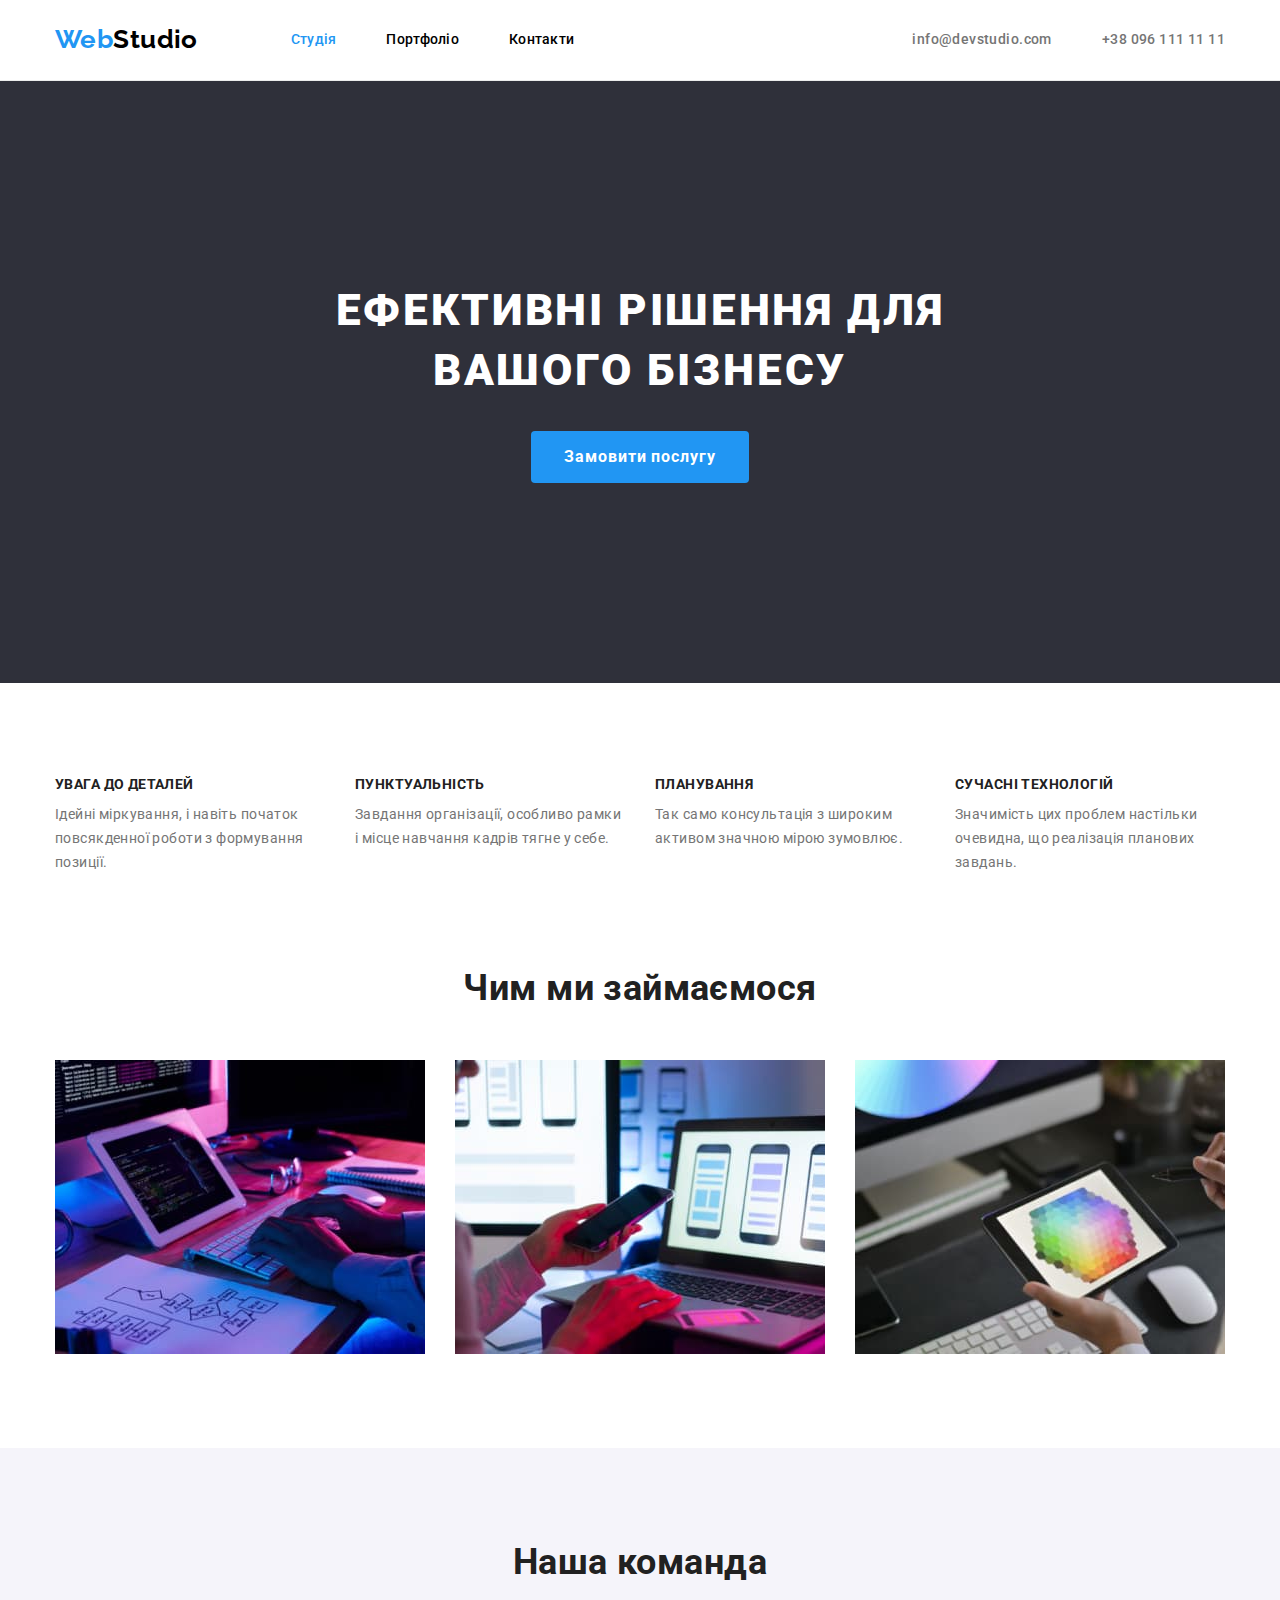
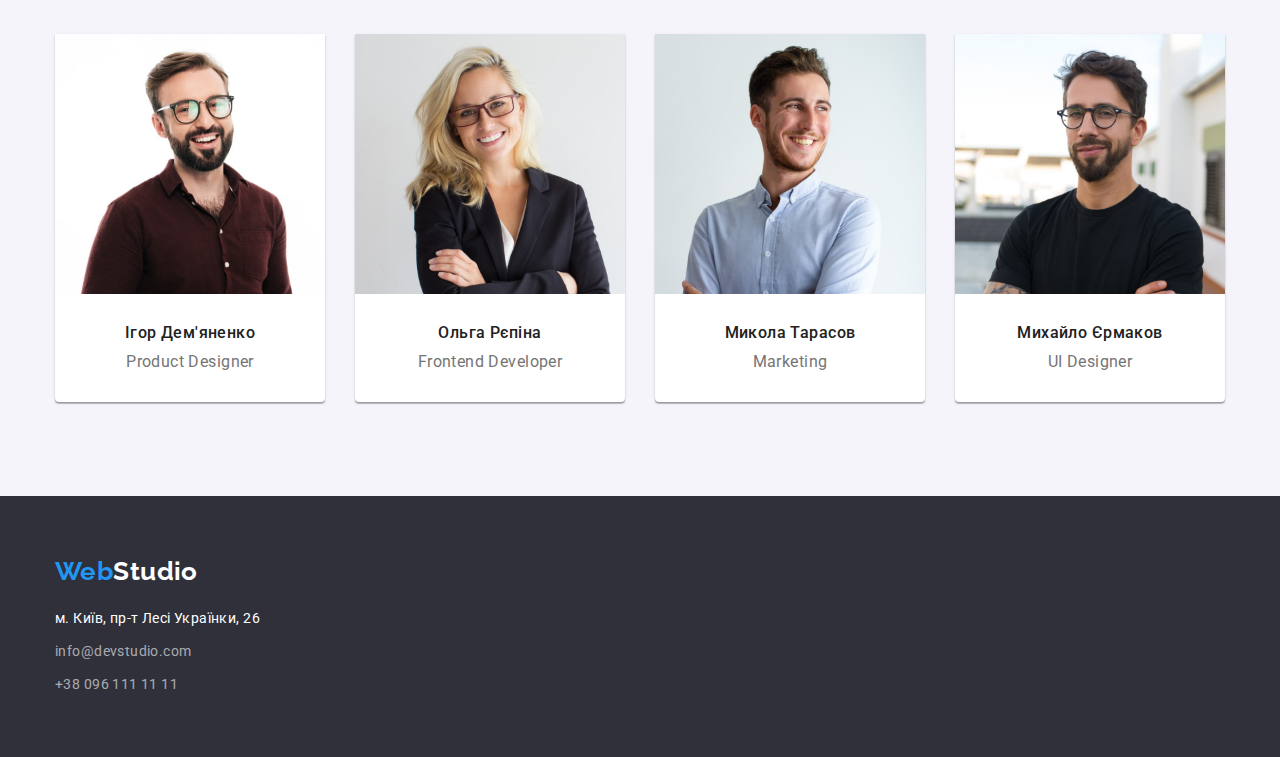
<file: index.html>
<!DOCTYPE html>
<html lang="uk">

<head>
    <meta charset="UTF-8">
    <meta http-equiv="X-UA-Compatible" content="IE=edge">
    <meta name="viewport" content="width=device-width, initial-scale=1.0">
    <title>WebStudio</title>
    <link
        href="https://fonts.googleapis.com/css2?family=Raleway:wght@700&family=Roboto:wght@400;500;700;900&display=swap"
        rel="stylesheet">
    <link rel="stylesheet"
        href="https://cdnjs.cloudflare.com/ajax/libs/modern-normalize/1.1.0/modern-normalize.min.css">
    <link rel="stylesheet" href="./css/style.css">

</head>

<body>
    <header class="header">
        <div class="container header-container">
        <nav class="site-nav" >
            <a class="logo" lang="en" href="./index.html"><span class="accent">Web</span>Studio</a>
            <ul class="navigation list">
                <li class="item" ><a class="link active" href="">Студія</a></li>
                <li class="item" ><a class="link"
                    href="./portfolio.html">Портфоліо</a></li>
                <li class="item"><a class="link"
                    href="">Контакти</a></li>
            </ul>
        </nav>
        <ul class="header-contact list">
           <li class="item"><a class="link" href="mailto:info@devstudio.com">info@devstudio.com</a></li>
           <li class="item"><a class="link" href="tel:+380961111111">+38 096 111 11 11</a></li>
            
        </ul>
        </div>
    </header>
    <main>
        <!-- Hero -->
        <section class="hero">
            <div class="container">
            <h1 class="tittle">Ефективні рішення для вашого бізнесу</h1>
            <button class="button" type="button">Замовити послугу</button>
            </div>
        </section>
        <!-- benefits -->
        <section class="section benefits">
            <div class="container">
            <h2 class="tittle visually-hidden" >Наші переваги</h2>
            <ul class="list benefits-list">
                <li class="item">
                    <h3 class="subtittle">Увага до деталей</h3>
                    <p class="text">Ідейні міркування, і навіть початок повсякденної роботи з формування позиції.</p>
                </li>
                <li class="item">
                    <h3 class="subtittle">Пунктуальність</h3>
                    <p class="text">Завдання організації, особливо рамки і місце навчання кадрів тягне у себе.</p>
                </li>
                <li class="item">
                    <h3 class="subtittle">Планування</h3>
                    <p class="text">Так само консультація з широким активом значною мірою зумовлює.</p>
                </li>
                <li class="item">
                    <h3 class="subtittle">Сучасні технологій</h3>
                    <p class="text">Значимість цих проблем настільки очевидна, що реалізація планових завдань.</p>
                </li>
            </ul>
            </div>
        </section>
        <!-- our work -->
        <section class="section work">
            <div class="container">
            <h2 class="tittle">Чим ми займаємося</h2>
            <ul class="list work-list">
                <li  class="item">
                    <img src="./images/box-1.jpg" width="370" alt="Перший вид роботи">
                </li>
                <li class="item">
                    <img src="./images/box-2.jpg" width="370" alt="Другий вид роботи">
                </li>
                <li class="item">
                    <img src="./images/box-3.jpg" width="370" alt="Третій вид роботи">
                </li>
            </ul>
            </div>
        </section>
        <!-- Our team -->
        <section class="section team">
            <div class="container">
            <h2 class="tittle">Наша команда</h2>
            <ul class="list team-list">
                <li class="item">
                    <img class="card" src="./images/card-1.jpg" width="270" alt="Product Designer">
                    <div class="content">
                    <h3 class="subtittle">Ігор Дем'яненко</h3>
                    <p class="text" lang="en">Product Designer</p>
                    </div>
                </li>
                <li class="item">
                    <img class="card" src="./images/card-2.jpg" width="270" alt="Frontend Developer">
                    <div class="content">
                    <h3 class="subtittle">Ольга Рєпіна</h3>
                    <p class="text" lang="en">Frontend Developer</p>
                    </div>
                </li>
                <li class="item">
                    <img class="card" src="./images/card-3.jpg" width="270" alt="Marketing">
                    <div class="content">
                    <h3 class="subtittle">Микола Тарасов</h3>
                    <p class="text" lang="en">Marketing</p>
                    </div>
                </li>
                <li class="item">
                    <img class="card" src="./images/card-4.jpg" width="270" alt="UI Designer">
                    <div class="content">
                    <h3 class="subtittle">Михайло Єрмаков</h3>
                    <p class="text" lang="en">UI Designer</p>
                    </div>
                </li>
            </ul>
            </div>
        </section>
    </main>
    <footer class="footer">
        <div class="container">
        <a class="logo lower" href="./index.html"><span class="accent">Web</span>Studio</a>
        <address >
            <ul class="list adress-list">
                <li class="item"><a class="link address" href="">м. Київ, пр-т Лесі Українки, 26</a> </li>
                <li class="item"><a class="link mail" href="mailto:info@devstudio.com">info@devstudio.com</a></li>
                <li class="item"><a class="link tel" href="tel:+380961111111">+38 096 111 11 11</a></li>
            </ul>
        </address>
        </div>
    </footer>
</body>

</html>
</file>
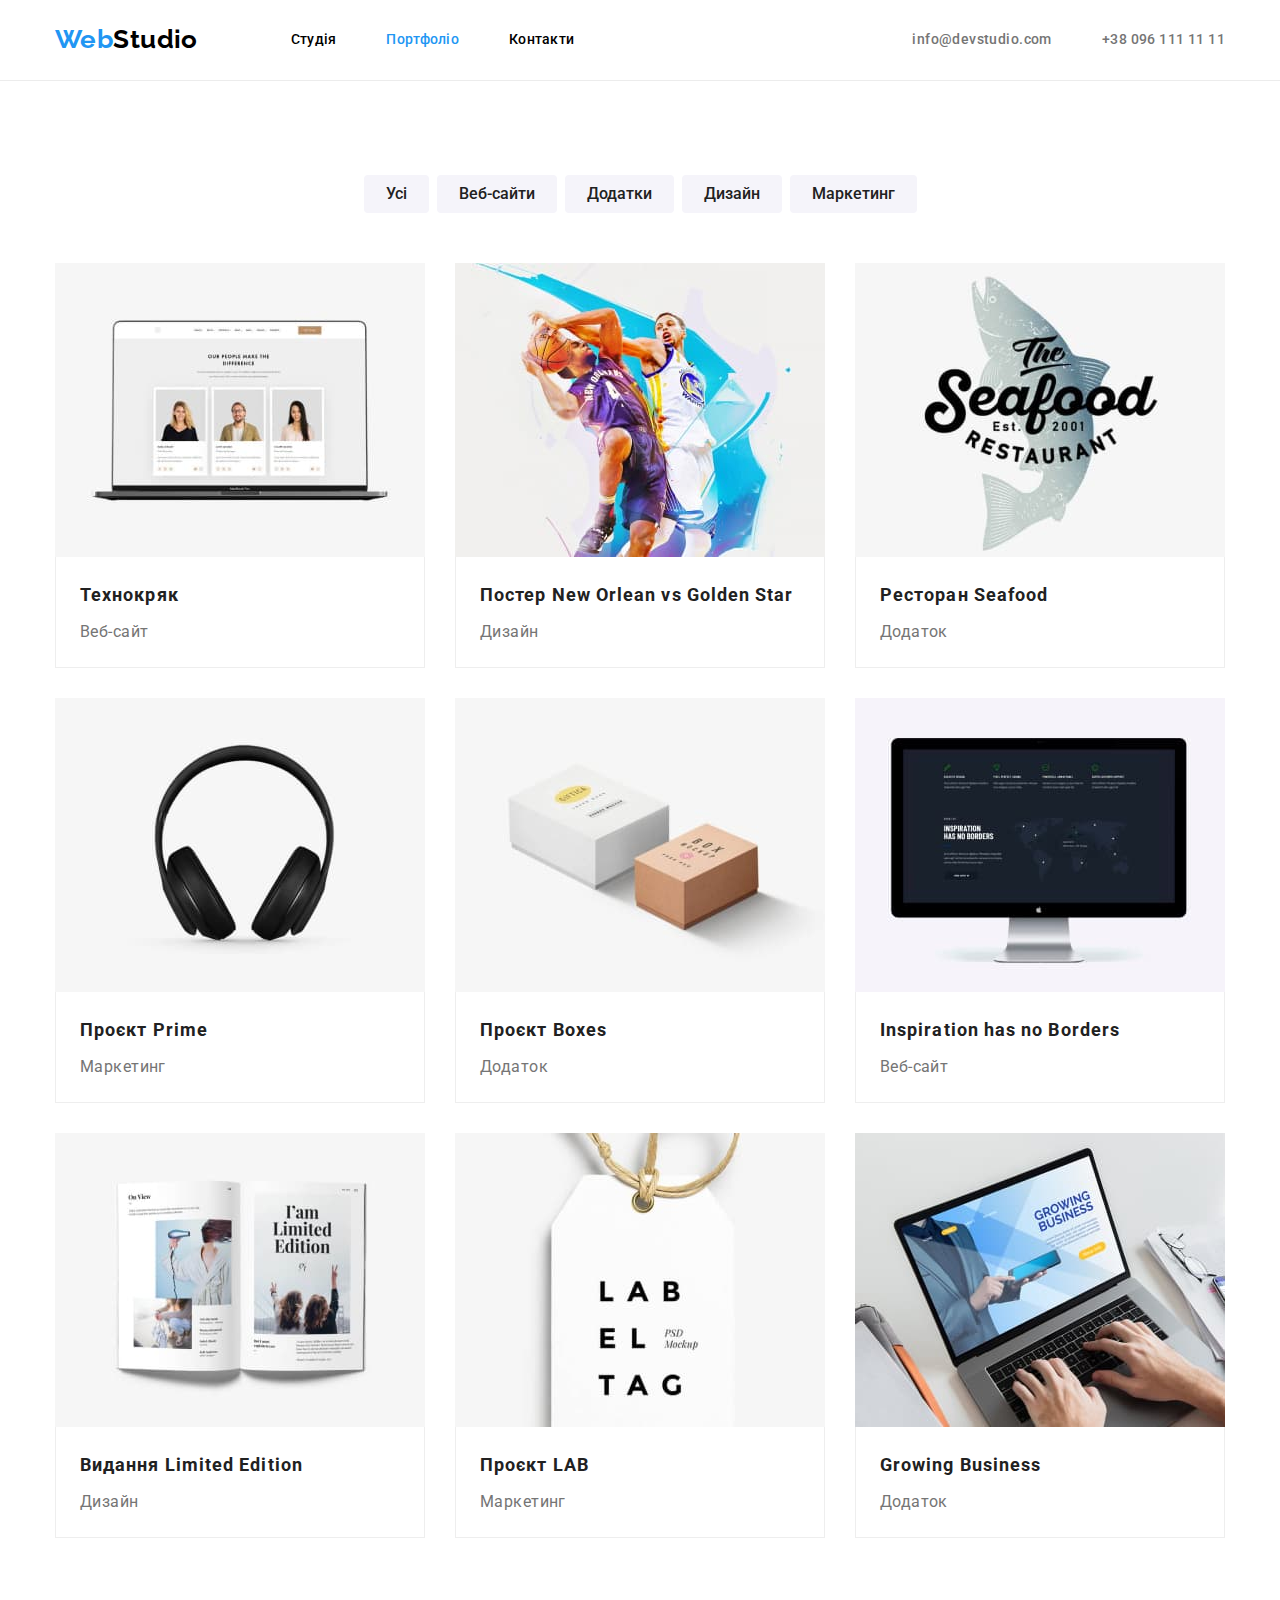
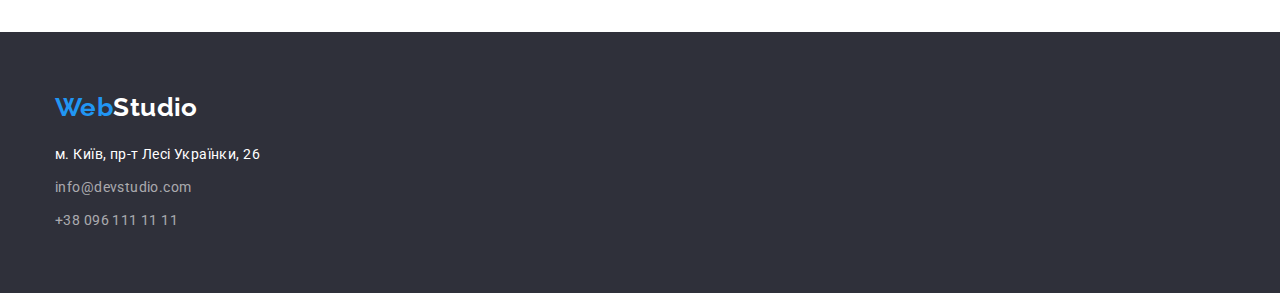
<file: portfolio.html>
<!DOCTYPE html>
<html lang="uk">
<head>
    <meta charset="UTF-8">
    <meta http-equiv="X-UA-Compatible" content="IE=edge">
    <meta name="viewport" content="width=device-width, initial-scale=1.0">
    <title>WebStudio-portfolio</title>
    <link
        href="https://fonts.googleapis.com/css2?family=Raleway:wght@700&family=Roboto:wght@400;500;700;900&display=swap"
        rel="stylesheet">
        <link rel="stylesheet"
            href="https://cdnjs.cloudflare.com/ajax/libs/modern-normalize/1.1.0/modern-normalize.min.css">
    <link rel="stylesheet" href="./css/style.css">

</head>
<body>
      <header class="header">
          <div class="container header-container">
              <nav class="site-nav">
                  <a class="logo" lang="en" href="./index.html"><span class="accent">Web</span>Studio</a>
                  <ul class="navigation list">
                      <li class="item"><a class="link " href="./index.html">Студія</a></li>
                      <li class="item"><a class="link active" href="./portfolio.html">Портфоліо</a></li>
                      <li class="item"><a class="link" href="">Контакти</a></li>
                  </ul>
              </nav>
              <ul class="header-contact list">
                  <li class="item"><a class="link" href="mailto:info@devstudio.com">info@devstudio.com</a></li>
                  <li class="item"><a class="link" href="tel:+380961111111">+38 096 111 11 11</a></li>

              </ul>
          </div>
      </header>
     <main>
        <section class="section portfolio ">
            <div class="container">
            <h1 class="tittle visually-hidden">Портфоліо наших робіт</h1>
            <ul class="list collection">
                <li class="item"><button class="button" type="button">Усі</button> </li>
                <li class="item"><button class="button" type="button">Веб-сайти</button> </li>
                <li class="item"><button class="button" type="button">Додатки</button> </li>
                <li class="item"><button class="button" type="button">Дизайн</button></li>
                <li class="item"><button class="button" type="button">Маркетинг</button></li>
            </ul>
            <ul class="list cards">
                <li class="item">
                    <a class="link" href="">
                        <img class="card" src="./images/portfolio1.jpg" width="370" alt="Портфоліо Технокряк">
                        <div class="content">
                             <h2 class="subtittle">Технокряк</h2>
                             <p class="text">Веб-сайт</p>
                        </div>
                       
                    </a>
                 </li>
                 <li class="item">
                    <a class="link" href="">
                        <img class="card" src="./images/portfolio2.jpg" width="370" alt="Портфоліо Постер">
                        <div class="content">
                        <h2 class="subtittle">Постер New Orlean vs Golden Star</h2>
                        <p class="text">Дизайн</p>
                        </div>
                    </a>
                 </li>
                  <li class="item">
                    <a class="link" href="">
                          <img class="card" src="./images/portfolio3.jpg" width="370" alt="портфоліо Ресторан">
                          <div class="content">
                          <h2 class="subtittle">Ресторан Seafood</h2>
                          <p class="text">Додаток</p>
                          </div>
                      </a>
                  </li>
                   <li class="item">
                    <a class="link" href="">
                           <img class="card" src="./images/portfolio4.jpg" width="370" alt="Портфоліо Проект">
                           <div class="content">
                           <h2 class="subtittle">Проєкт Prime</h2>
                           <p class="text">Маркетинг</p>
                           </div>
                    </a>
                   </li>
                    <li class="item">
                        <a class="link" href="">
                            <img class="card" src="./images/portfolio5.jpg" width="370" alt="Портфоліо Проект">
                            <div class="content">
                            <h2 class="subtittle">Проєкт Boxes</h2>
                            <p class="text">Додаток</p>
                            </div>
                        </a>
                    </li>
                     <li class="item">
                        <a class="link" href="">
                             <img class="card" src="./images/portfolio6.jpg" width="370" alt="Портфоліо Вебсайту">
                             <div class="content">
                             <h2 class="subtittle">Inspiration has no Borders</h2>
                             <p class="text">Веб-сайт</p>
                             </div>
                         </a>
                     </li>
                      <li class="item">
                        <a class="link" href="">
                              <img class="card" src="./images/portfolio7.jpg" width="370" alt="Портфоліо Видання">
                              <div class="content">
                              <h2 class="subtittle">Видання Limited Edition</h2>
                              <p class="text">Дизайн</p>
                              </div>
                          </a>
                      </li>
                       <li class="item">
                        <a class="link" href="">
                               <img class="card" src="./images/portfolio8.jpg" width="370" alt="Портфоліо Проект">
                               <div class="content">
                               <h2 class="subtittle">Проєкт LAB</h2>
                               <p class="text">Маркетинг</p>
                               </div>
                           </a>
                       </li>
                        <li class="item">
                            <a class="link" href="">
                                <img class="card" src="./images/portfolio9.jpg" width="370" alt="Портфоліо Додаток">
                                <div class="content">
                                <h2 class="subtittle">Growing Business</h2>
                                <p class="text">Додаток</p>
                                </div>
                            </a>
                        </li>
               
            </ul>
            </div>
        </section>
     </main>
       <footer class="footer">
           <div class="container">
               <a class="logo lower" href="./index.html"><span class="accent">Web</span>Studio</a>
               <address>
                   <ul class="list adress-list">
                       <li class="item"><a class="link address" href="">м. Київ, пр-т Лесі Українки, 26</a> </li>
                       <li class="item"><a class="link mail" href="mailto:info@devstudio.com">info@devstudio.com</a>
                       </li>
                       <li class="item"><a class="link tel" href="tel:+380961111111">+38 096 111 11 11</a></li>
                   </ul>
               </address>
           </div>
       </footer>
      
</body>
</html>
</file>
<file: css/style.css>
html{
    box-sizing: border-box;
}
*,
*::before,
*::after{
    box-sizing:inherit;
}
:root{
    --main-color-hover: #2196F3;
    --main-color-tittle: #212121;
    --main-color-text: #757575;
    --white-color:#FFFFFF;
    --black-color:#000000;
    --team-background:#F5F4FA;
    --footer-background: #2F303A;
    --footer-links-color: rgba(255, 255, 255, 0.6);
    --main-butter-hover: #188CE8;

}
body{
    color: var(--main-color-text);

    font-size: 14px;
    letter-spacing: 0.03em;
    line-height: 1.14;
    font-family: Roboto, sans-serif;
}

p {
    margin-top: 0;
    margin-bottom: 0;
}
img{
    display:block;
}
.container{
    width: 1200px;
    margin: 0 auto;
    padding: 0 15px;
    
}
.list{
    padding: 0;
    margin: 0;
    list-style: none;
}
.link{
    text-decoration: none;
}
.visually-hidden{
    position: absolute;
    width: 1px;
    height: 1px;
    margin: -1px;
    border:0;
    padding: 0;
    white-space: nowrap;
    clip-path: inset(100%);
    clip:rect(0 0 0 0);
    overflow: hidden;
}
/* header */
.header{
    
    border-bottom: 1px solid rgba(236, 236, 236, 1);

}

.header-container{
    display: flex;
    align-items:center;
}
.site-nav{
    display: flex;
    align-items: center;
   
}

.logo{
    display: inline-block;
    padding: 24px 0;
    color: var(--black-color);

    font-family: Raleway;
    font-weight: 700;
    font-size: 26px;
    line-height: 1.2;
    text-decoration: none;
}
.logo .accent{
    color: var(--main-color-hover);
}
.navigation{
    display: flex;
    margin-left: 93px;
}
.navigation.list .link{
    display: block;
    padding: 32px 0;

    color: var(--black-color);
    font-family: 'Roboto';
    font-weight: 500;
    letter-spacing: 0.02em;
}
.navigation .item + .item{
    margin-left: 50px;
}
.navigation .link:hover,
.navigation .link:focus{
    color:var(--main-color-hover);
}
.navigation .link.active{
    color: var(--main-color-hover);
    
}
.header-contact .link{
    display: inline-block;
    padding: 32px 0;
}
.header-contact .item + .item{
    margin-left: 50px;
}

.header-contact{
    margin-left: auto;
    display: flex;
}
.header .link{
    color: inherit;
    font-weight: 500;
}




.header .link:hover,
.header .link:focus{
    color:var(--main-color-hover);
}


/* Hero */

.hero{
    text-align: center;
    padding-top: 200px;
    padding-bottom: 200px;

    background-color: var(--footer-background);
}
.hero .tittle{
    width: 696px;
    margin-top: 0;
    margin-left: auto;
    margin-right: auto;
    margin-bottom: 30px;
    
  
    color: var(--white-color);
    font-weight: 900;
    font-size: 44px;
    line-height: 1.36;
    text-align: center;
    letter-spacing: 0.06em;
    text-transform: uppercase;
}
.hero .button{
    padding: 10px 32px;
    min-width: 216px;
    border-radius: 4px;
    border: 1px solid transparent;

    background-color: var(--main-color-hover);
    color: var(--white-color);
    font-family: inherit;
    font-weight: 700;
    font-size: 16px;
    line-height: 1.88;
    letter-spacing: 0.06em;
    cursor: pointer;
}

.hero .button:hover,
.hero .button:focus{
    background-color: var(--main-butter-hover);
    color: var(--white-color);

}
/* sections */


.section .tittle{
    color: var(--main-color-tittle);
    
    font-size: 36px;
    line-height: 1.16;
    text-align: center;
    
}

/* benefits-work */

.benefits,
.work{
    background-color: var(--white-color);
}
/* work team */

.work .tittle,
.team .tittle{
    margin-top: 0;
    margin-bottom: 50px;
}

/* benefits */
.benefits{
    padding-top: 94px;
    padding-bottom: 94px;
   
}


.benefits .tittle{
    margin-top: 0;
    margin-bottom: 0;
}
.benefits .list{
    display: flex;
    flex-wrap: wra;

}
.benefits-list .item{
    width: calc((100% - 90px) / 4);
    margin-right: 30px;
    margin-bottom: 30px;
}
.benefits-list .item:nth-child(4n){
     margin-right: 0;

}
.benefits-list .item:nth-last-child(-n +4){
    margin-bottom: 0;
}
.benefits .subtittle{
    margin-top: 0;
    margin-bottom: 10px;

    color: var(--main-color-tittle);
    font-size: 14px;
    text-transform: uppercase;
}
.benefits .text{

    color: inherit;
    line-height: 1.71;
}

/* our work */
.work{
    padding-bottom: 94px;
}
.work-list{
    display: flex;
    flex-wrap: wrap;

}
.work-list .item{
    width: ((100% - 60px) /3);
    margin-right: 30px;
    margin-bottom: 30px;
}
.work-list .item:nth-child(3n){
    margin-right: 0;
}
.work-list .item:nth-last-child(-n +3){
    margin-bottom: 0;
}


/* our team */
.team{
  padding-top: 94px;
  padding-bottom: 94px;

   background-color: var(--team-background);
}


.team-list{
    text-align: center;
    display: flex;
    flex-wrap: wrap;

}
.team-list .item{
 
    width: calc((100% - 90px) / 4);
    margin-right: 30px;
    margin-bottom: 30px;
    box-shadow: 0px 1px 3px rgba(0, 0, 0, 0.12), 0px 1px 1px rgba(0, 0, 0, 0.14), 0px 2px 1px rgba(0, 0, 0, 0.2);
    border-radius: 0px 0px 4px 4px;
    
    

    background-color: var(--white-color);
}
.team-list .item:nth-child(4n){
    margin-right: 0;
}
.team-list .item:nth-last-child(-n +4){
    margin-bottom: 0;
}
.team-list .card{
    display: block;
    width: 100%;
    height: auto;
}
.team-list .content{
    padding: 30px 32px;
}
.team .subtittle{
    margin-top: 0;
    margin-bottom: 10px;
    
    color: var(--main-color-tittle);
    font-weight: 500;
    font-size: 16px;
    line-height: 1.18;

}
.team .text{
    color: inherit;

    font-size: 16px;
    line-height: 1.18;
}

/* footer */

.footer{
    padding-top: 60px;
    padding-bottom: 60px;
    background-color: var(--footer-background);
}

.logo.lower{
    padding: 0;
    
    display: inline-block;
    margin-bottom: 20px;
    color: var(--white-color);

}
.adress-list .item + .item{
    margin-top: 9px;
}

.link.address{
    
    color: var(--white-color);
    
    font-style: normal;
    font-weight: 400;
    line-height: 1.71;
}

.link.address:hover,
.link.address:focus{
    color: var(--main-color-hover);
}

.link.mail,
.link.tel{
    
    color: var(--footer-links-color);
  
    font-style: normal;
    font-weight: 400;
    line-height: 1.71;
}

.link.mail:hover,
.link.mail:focus,
.link.tel:hover,
.link.tel:focus{
    color: var(--main-color-hover);
}


/* portfolio */

.section.portfolio{
    padding-top: 94px;
    padding-bottom: 94px;

    background-color: var(--white-color);

   
}



/* list-collection */
.collection{
    margin-bottom: 50px;
    display: flex;
    text-align: center;
    justify-content: center;

}
.collection .item + .item{
    margin-left: 8px;
}

.collection .button{
    padding: 6px 22px;
    border-radius: 4px;
    border: none;
    background-color: var(--team-background);
    color: var(--main-color-tittle);

    font-family: inherit;
    font-weight: 500;
    font-size: 16px;
    line-height: 1.62;
    text-align: center;
    cursor: pointer;

}
.collection .button:hover,
.collection .button:focus{
    color: var(--white-color);
    background-color: var(--main-color-hover);
}

/* cards */
.cards{
    display: flex;
    flex-wrap: wrap;
    
}
.cards .item{
    width: calc((100% - 60px) / 3);
    margin-right: 30px;
    margin-bottom: 30px;


   
}
.cards .item:nth-child(3n){
    margin-right: 0;
}
.cards .item:nth-last-child(-n +3){
    margin-bottom: 0;
}
.cards .card{
    display:block;
    width:100%;
    height:auto;
}
.cards .content{
    padding: 20px 24px;
    border: 1px solid #EEEEEE;
    border-top: none;
    
}
.cards .subtittle{
    margin-top: 0;
    margin-bottom: 4px;
    color: var(--main-color-tittle);

    font-size: 18px;
    line-height: 2;
    letter-spacing: 0.06em;

}
.cards .text{
    color: var(--main-color-text);
    font-size: 16px;
    line-height: 1.88;

}
</file>
